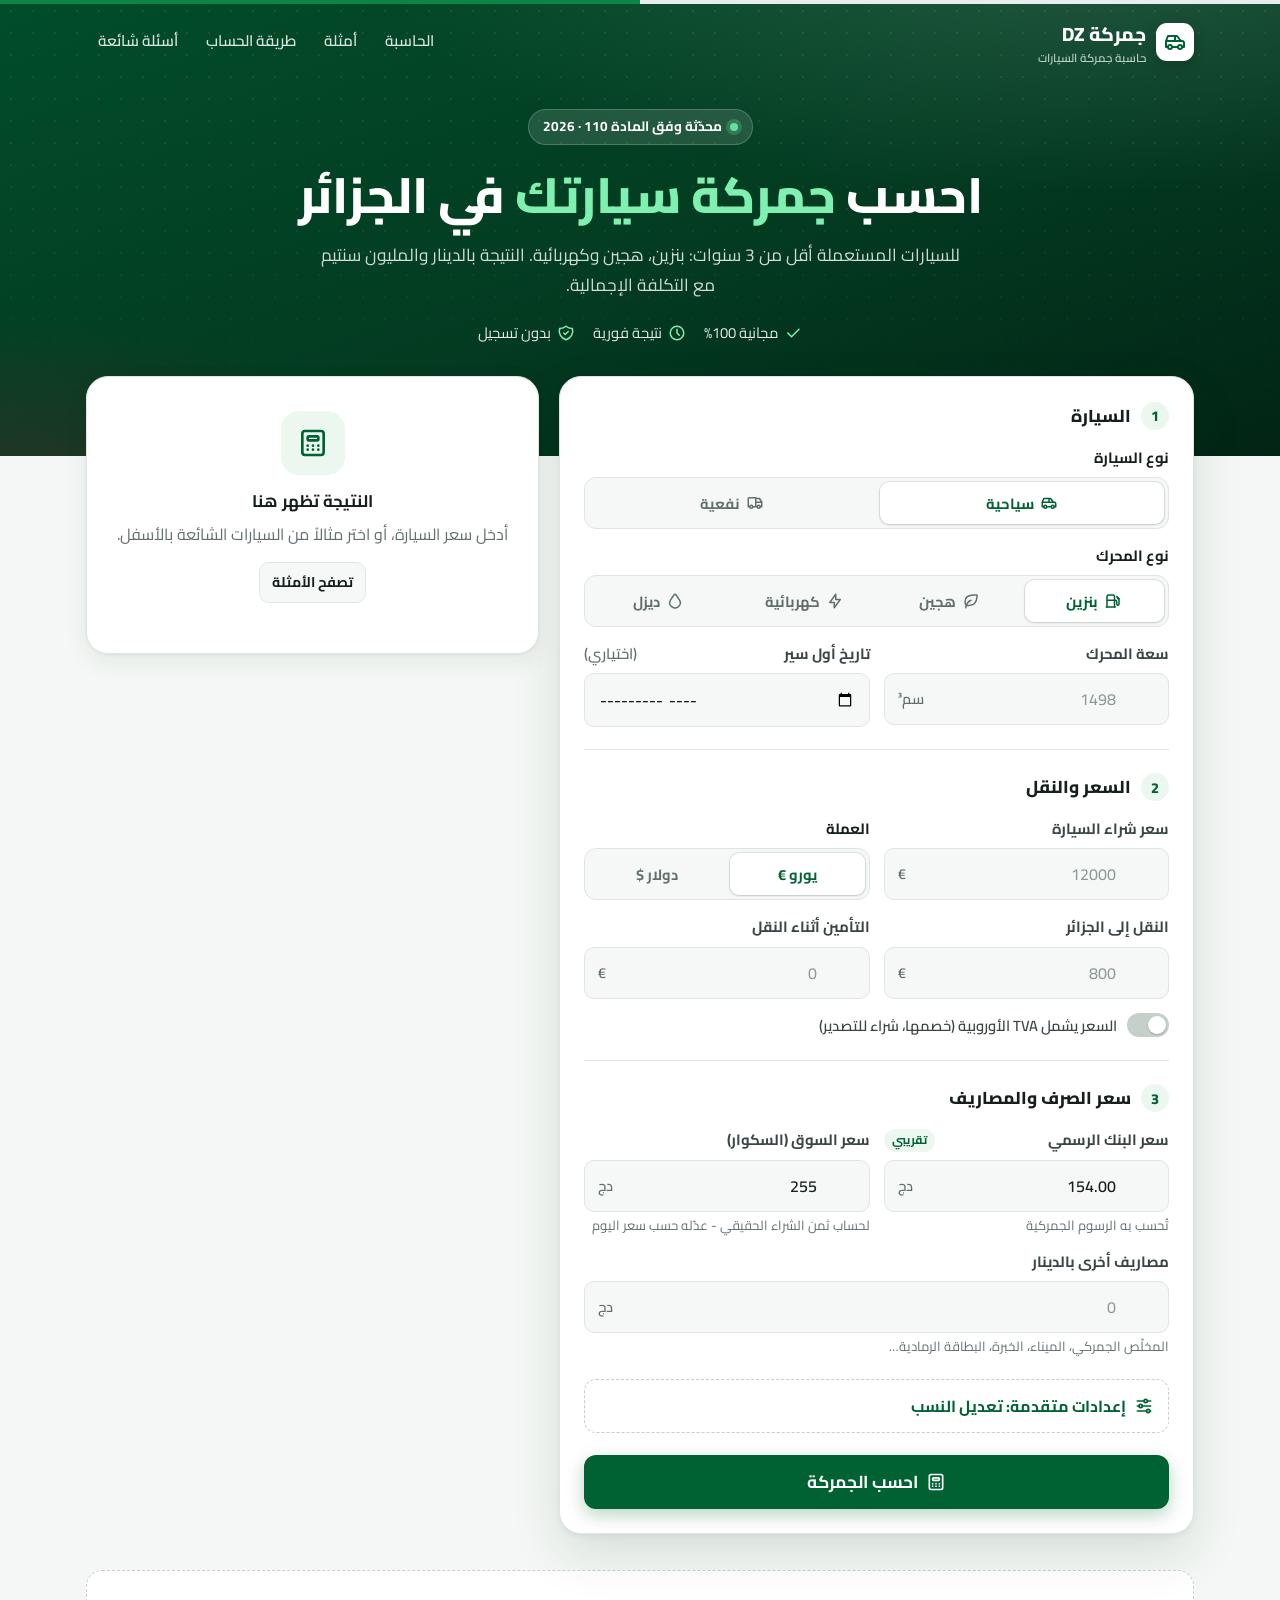
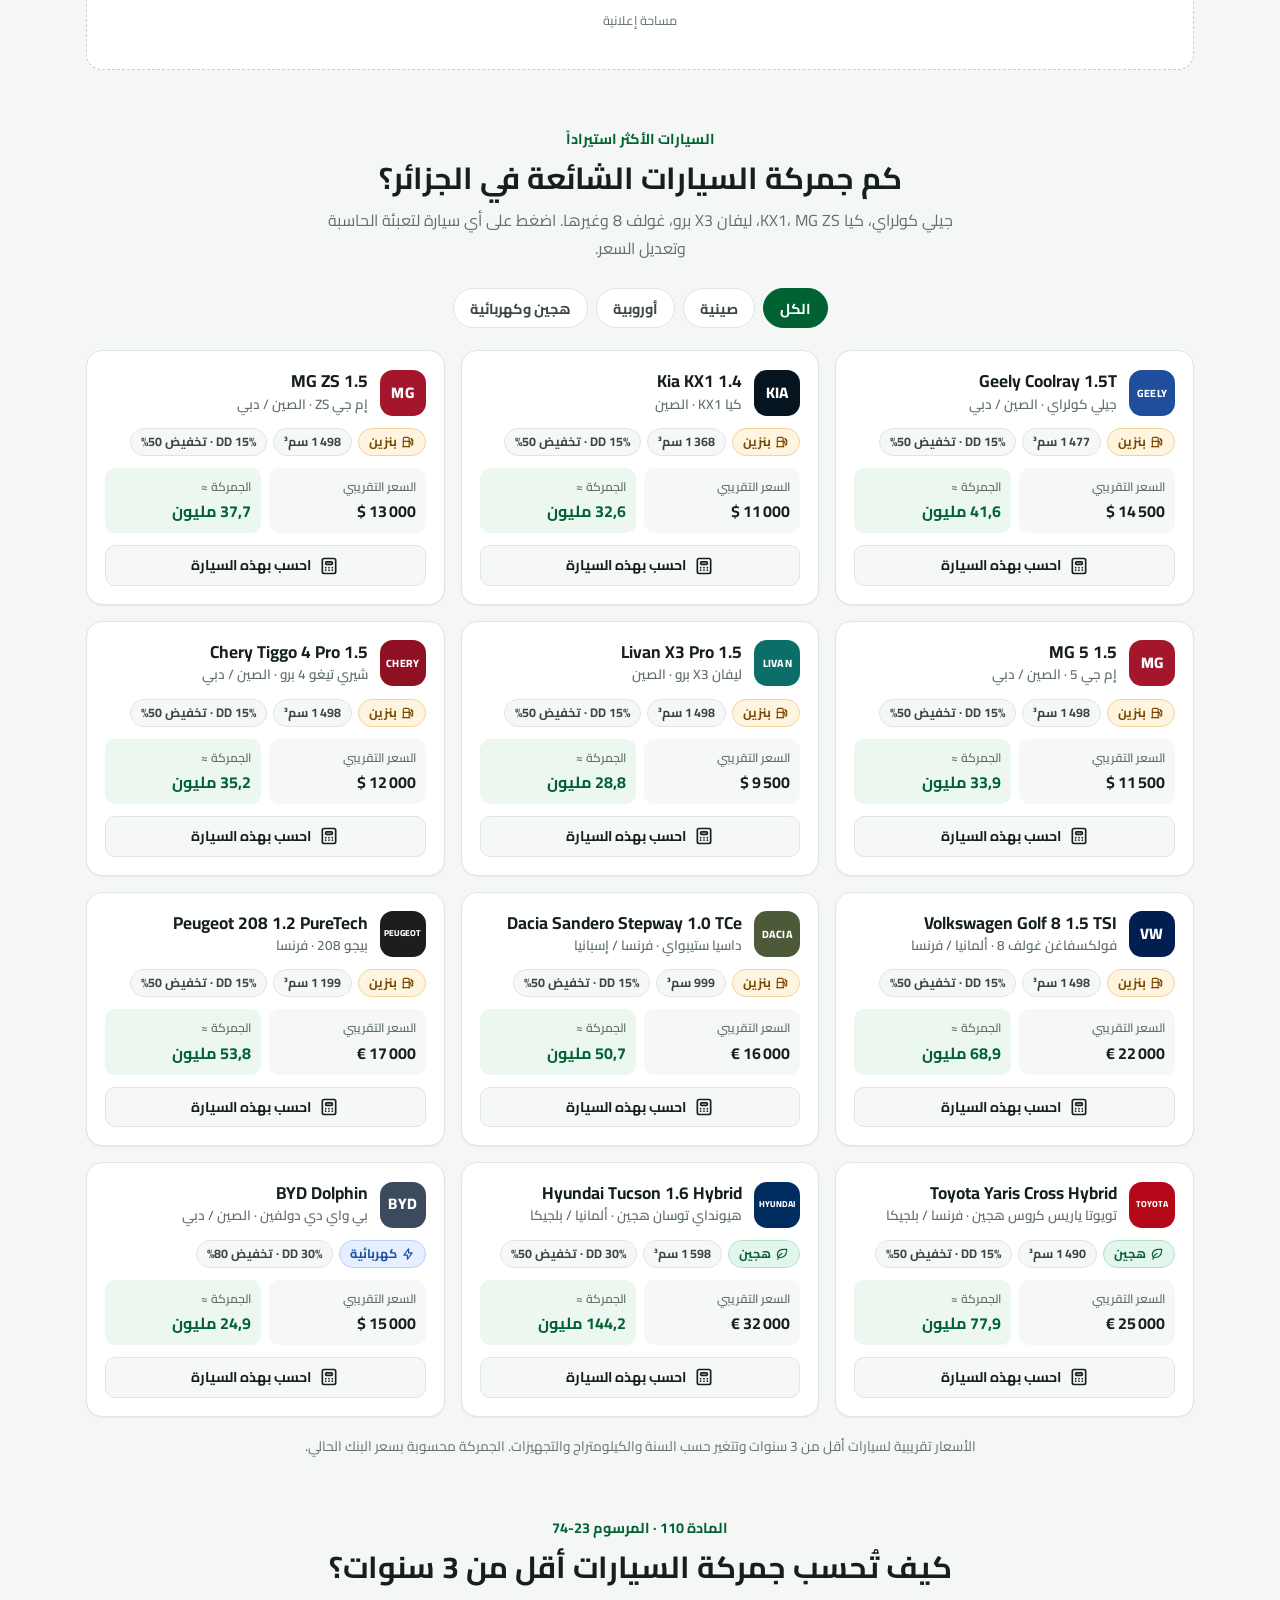
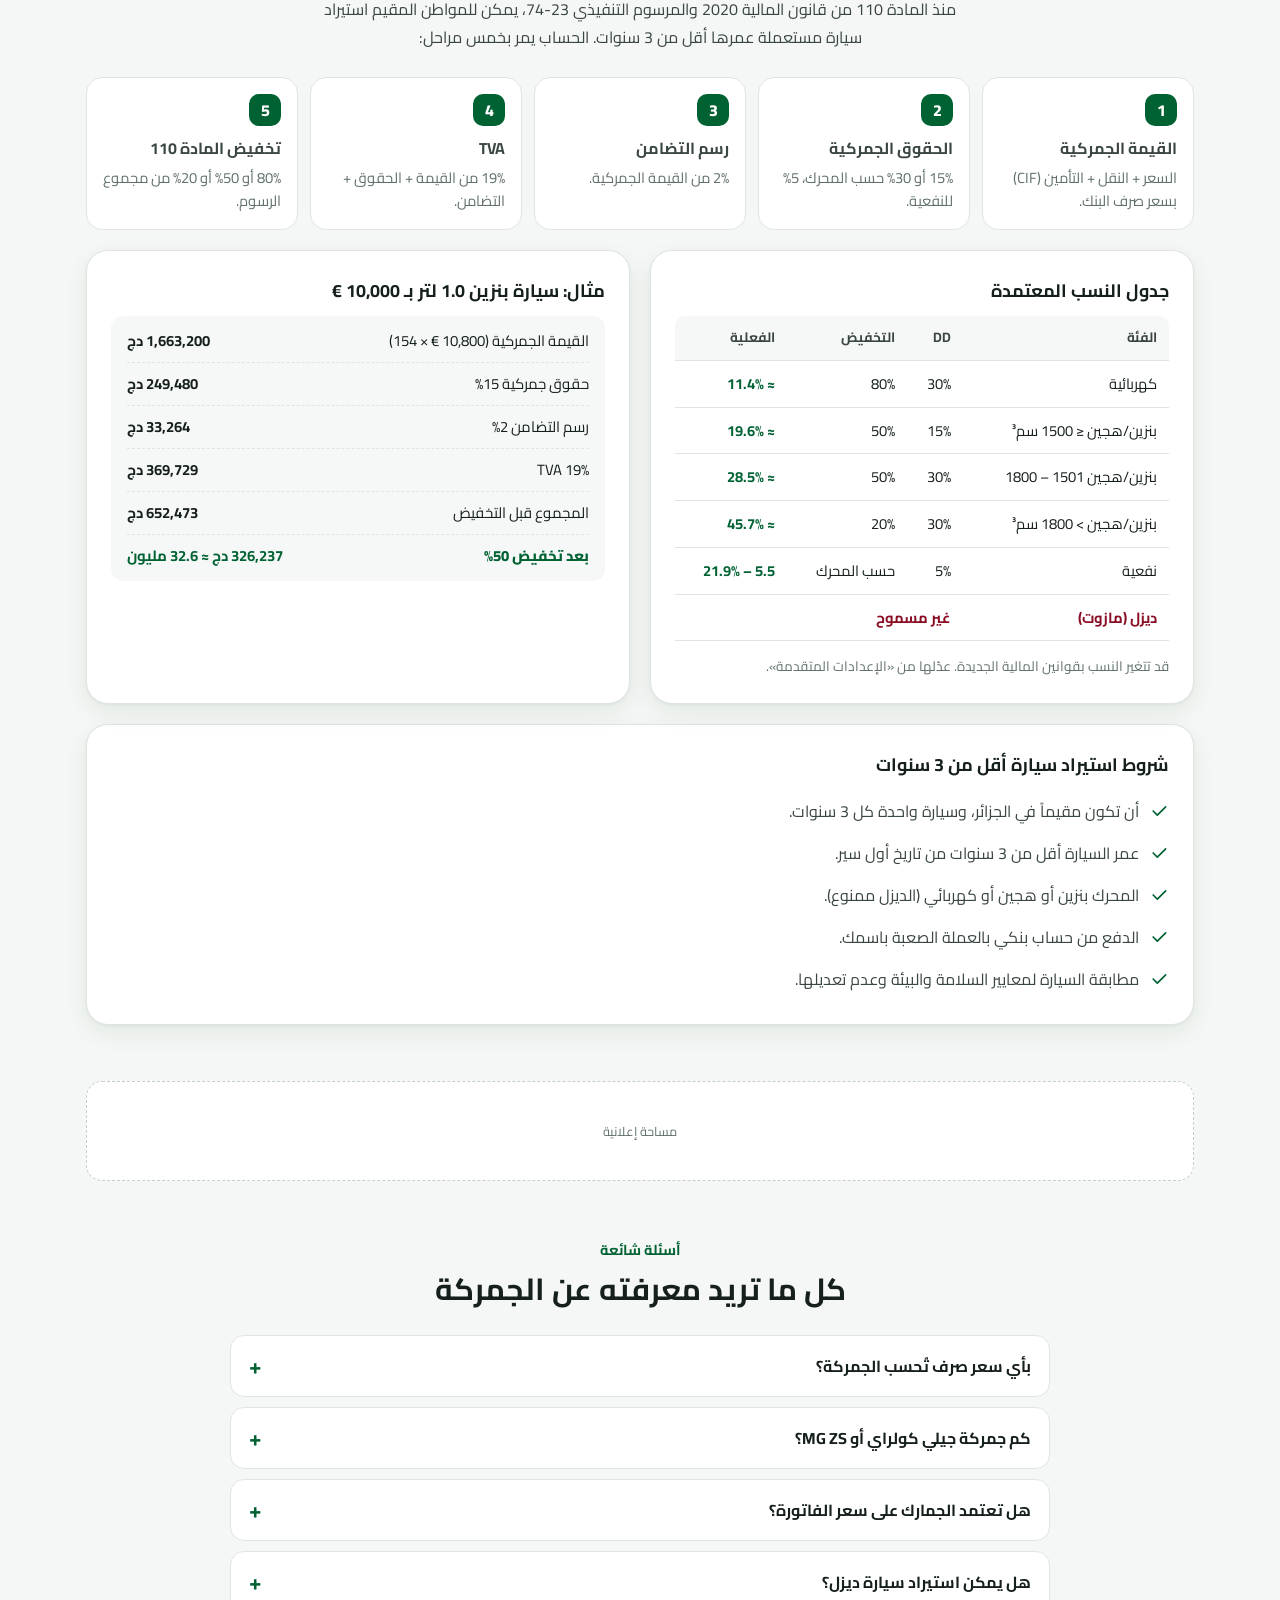
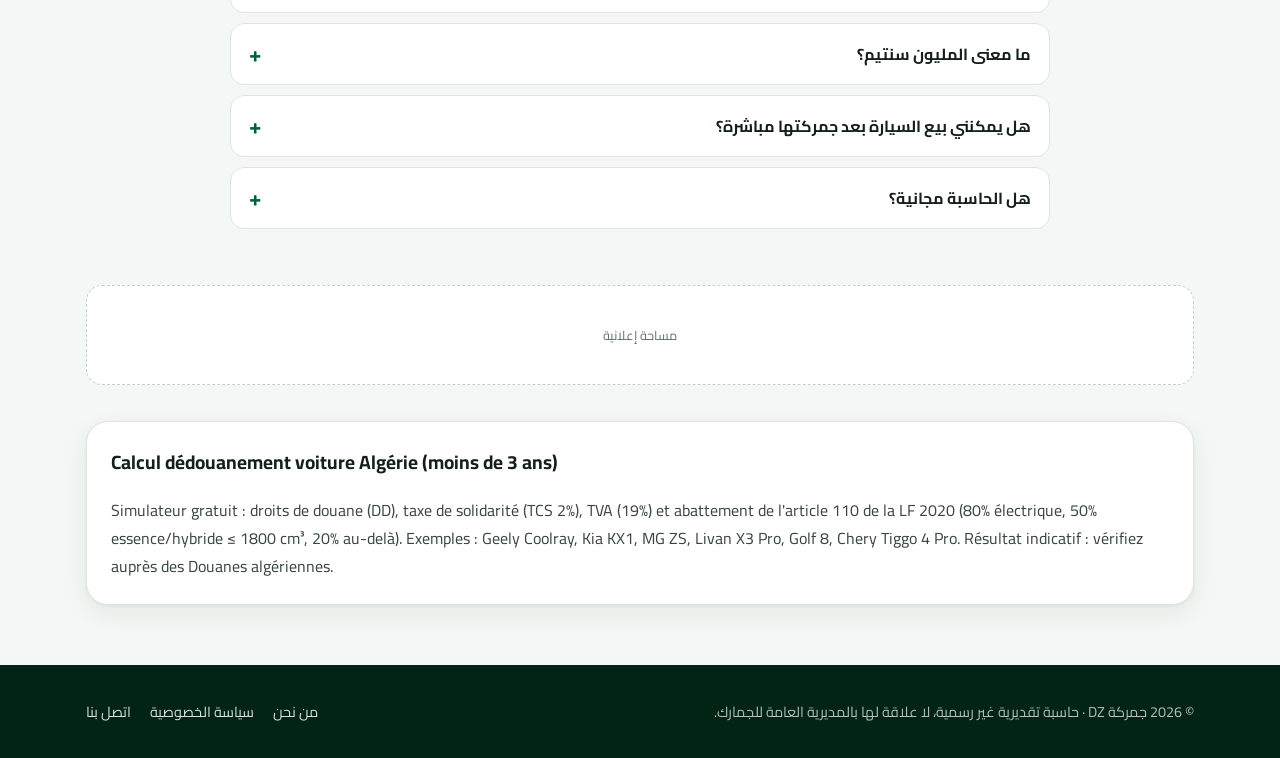
<file: index.html>
<!doctype html>
<html lang="ar" dir="rtl">
<head>
  <!-- Google tag (Google Analytics) -->
  <script async src="https://www.googletagmanager.com/gtm.js?id=GTM-K66MZVVH"></script>
  <script>
    window.dataLayer = window.dataLayer || [];
    function gtag(){dataLayer.push(arguments);}
    gtag('js', new Date());
  </script>
  <meta charset="utf-8">
  <meta name="viewport" content="width=device-width, initial-scale=1">
  <title>حاسبة جمركة السيارات في الجزائر 2026 | حساب الجمركة أقل من 3 سنوات</title>
  <meta name="description" content="احسب جمركة سيارتك في الجزائر مجاناً: جيلي كولراي، كيا KX1، MG ZS، ليفان، غولف 8 وغيرها. السيارات المستعملة أقل من 3 سنوات (المادة 110)، بنزين، هجين وكهربائية، بالدينار والمليون سنتيم.">
  <meta name="keywords" content="جمركة السيارات, حساب جمركة السيارات, جمركة السيارات اقل من 3 سنوات, جمركة جيلي كولراي, جمركة MG ZS, جمركة ليفان, جمركة غولف 8, dédouanement voiture Algérie, calcul dédouanement, المادة 110">
  <link rel="canonical" href="https://mahiaoui-younes.github.io/algeria-car-customs-calculator/">
  <meta name="theme-color" content="#014d29">
  <meta name="google-site-verification" content="kSYwu75xN3wMJzt5tm8IPniioE537l6HCe71vZjQBo0">
  <link rel="icon" href="favicon.svg" type="image/svg+xml">

  <meta property="og:type" content="website">
  <meta property="og:locale" content="ar_DZ">
  <meta property="og:title" content="حاسبة جمركة السيارات في الجزائر 2026">
  <meta property="og:description" content="احسب جمركة سيارتك والتكلفة الإجمالية بالمليون سنتيم في ثوانٍ - مجاناً.">
  <meta property="og:url" content="https://mahiaoui-younes.github.io/algeria-car-customs-calculator/">

  <link rel="preconnect" href="https://fonts.googleapis.com">
  <link rel="preconnect" href="https://fonts.gstatic.com" crossorigin>
  <link href="https://fonts.googleapis.com/css2?family=Cairo:wght@400;600;700;800&display=swap" rel="stylesheet">
  <link rel="stylesheet" href="assets/style.css">

  <!-- ===== Google AdSense: بعد قبول موقعك الصق السطر هنا (غيّر ca-pub-XXXX) =====
  <script async src="https://pagead2.googlesyndication.com/pagead/js/adsbygoogle.js?client=ca-pub-XXXXXXXXXXXXXXXX" crossorigin="anonymous"></script>
  ============================================================================ -->

  <script type="application/ld+json">
  {
    "@context": "https://schema.org",
    "@type": "WebApplication",
    "name": "حاسبة جمركة السيارات في الجزائر",
    "url": "https://mahiaoui-younes.github.io/algeria-car-customs-calculator/",
    "applicationCategory": "FinanceApplication",
    "operatingSystem": "All",
    "inLanguage": "ar",
    "offers": { "@type": "Offer", "price": "0", "priceCurrency": "DZD" }
  }
  </script>
  <script type="application/ld+json">
  {
    "@context": "https://schema.org",
    "@type": "FAQPage",
    "mainEntity": [
      { "@type": "Question", "name": "كيف تُحسب جمركة السيارات أقل من 3 سنوات في الجزائر؟",
        "acceptedAnswer": { "@type": "Answer", "text": "تُحسب القيمة الجمركية (سعر السيارة + النقل + التأمين) بالدينار حسب سعر صرف البنك، ثم تُضاف الحقوق الجمركية ورسم التضامن 2% والرسم على القيمة المضافة 19%، ثم يُطبّق تخفيض المادة 110: 80% للكهربائية، 50% للبنزين والهجين حتى 1800 سم³، و20% لما فوق ذلك." } },
      { "@type": "Question", "name": "كم جمركة جيلي كولراي في الجزائر؟",
        "acceptedAnswer": { "@type": "Answer", "text": "جيلي كولراي 1.5T (1477 سم³) بنزين تدخل في فئة الحقوق الجمركية 15% مع تخفيض 50%، أي حوالي 19.6% من القيمة الجمركية. استعمل الحاسبة لإدخال السعر الحقيقي." } },
      { "@type": "Question", "name": "هل يمكن استيراد سيارة ديزل أقل من 3 سنوات؟",
        "acceptedAnswer": { "@type": "Answer", "text": "لا، السيارات المستعملة بمحرك ديزل (مازوت) غير مسموح باستيرادها في إطار المادة 110. المسموح: بنزين، هجين، كهربائية." } },
      { "@type": "Question", "name": "بأي سعر صرف تُحسب الجمركة؟",
        "acceptedAnswer": { "@type": "Answer", "text": "تُحسب الرسوم الجمركية بسعر الصرف الرسمي لبنك الجزائر يوم التصريح، وليس بسعر السوق الموازية." } }
    ]
  }
  </script>
</head>
<body>

<!-- أيقونات -->
<svg width="0" height="0" style="position:absolute" aria-hidden="true">
  <symbol id="i-car" viewBox="0 0 24 24"><path d="M7 17m-2 0a2 2 0 1 0 4 0a2 2 0 1 0 -4 0"/><path d="M17 17m-2 0a2 2 0 1 0 4 0a2 2 0 1 0 -4 0"/><path d="M5 17h-2v-6l2 -5h9l4 5h1a2 2 0 0 1 2 2v4h-2m-4 0h-6m-6 -6h15m-6 0v-5"/></symbol>
  <symbol id="i-truck" viewBox="0 0 24 24"><path d="M7 17m-2 0a2 2 0 1 0 4 0a2 2 0 1 0 -4 0"/><path d="M17 17m-2 0a2 2 0 1 0 4 0a2 2 0 1 0 -4 0"/><path d="M5 17h-2v-11a1 1 0 0 1 1 -1h9v12m-4 0h6m4 0h2v-6h-8m0 -5h5l3 5"/></symbol>
  <symbol id="i-gas" viewBox="0 0 24 24"><path d="M14 11h1a2 2 0 0 1 2 2v3a1.5 1.5 0 0 0 3 0v-7l-3 -3"/><path d="M4 20v-14a2 2 0 0 1 2 -2h6a2 2 0 0 1 2 2v14"/><path d="M3 20l12 0"/><path d="M18 7v1a1 1 0 0 0 1 1h1"/><path d="M4 11l10 0"/></symbol>
  <symbol id="i-leaf" viewBox="0 0 24 24"><path d="M5 21c.5 -4.5 2.5 -8 7 -10"/><path d="M9 18c6.218 0 10.5 -3.288 11 -12v-2h-4.014c-9 0 -11.986 4 -12 9c0 1 0 3 2 5h3z"/></symbol>
  <symbol id="i-bolt" viewBox="0 0 24 24"><path d="M13 3l0 7l6 0l-8 11l0 -7l-6 0l8 -11"/></symbol>
  <symbol id="i-drop" viewBox="0 0 24 24"><path d="M7.502 19.423c2.602 2.105 6.395 2.105 8.996 0c2.602 -2.105 3.262 -5.708 1.566 -8.546l-4.89 -7.26c-.42 -.625 -1.287 -.803 -1.936 -.397a1.376 1.376 0 0 0 -.41 .397l-4.893 7.26c-1.695 2.838 -1.035 6.441 1.567 8.546z"/></symbol>
  <symbol id="i-check" viewBox="0 0 24 24"><path d="M5 12l5 5l10 -10"/></symbol>
  <symbol id="i-alert" viewBox="0 0 24 24"><path d="M12 9v4"/><path d="M10.363 3.591l-8.106 13.534a1.914 1.914 0 0 0 1.636 2.871h16.214a1.914 1.914 0 0 0 1.636 -2.87l-8.106 -13.536a1.914 1.914 0 0 0 -3.274 0z"/><path d="M12 16h.01"/></symbol>
  <symbol id="i-ban" viewBox="0 0 24 24"><path d="M12 12m-9 0a9 9 0 1 0 18 0a9 9 0 1 0 -18 0"/><path d="M5.7 5.7l12.6 12.6"/></symbol>
  <symbol id="i-calc" viewBox="0 0 24 24"><path d="M4 3m0 2a2 2 0 0 1 2 -2h12a2 2 0 0 1 2 2v14a2 2 0 0 1 -2 2h-12a2 2 0 0 1 -2 -2z"/><path d="M8 7m0 1a1 1 0 0 1 1 -1h6a1 1 0 0 1 1 1v1a1 1 0 0 1 -1 1h-6a1 1 0 0 1 -1 -1z"/><path d="M8 14l0 .01"/><path d="M12 14l0 .01"/><path d="M16 14l0 .01"/><path d="M8 17l0 .01"/><path d="M12 17l0 .01"/><path d="M16 17l0 .01"/></symbol>
  <symbol id="i-bolt-fast" viewBox="0 0 24 24"><path d="M12 12m-9 0a9 9 0 1 0 18 0a9 9 0 1 0 -18 0"/><path d="M12 7v5l3 3"/></symbol>
  <symbol id="i-shield" viewBox="0 0 24 24"><path d="M12 3a12 12 0 0 0 8.5 3a12 12 0 0 1 -8.5 15a12 12 0 0 1 -8.5 -15a12 12 0 0 0 8.5 -3"/><path d="M9 12l2 2l4 -4"/></symbol>
  <symbol id="i-settings" viewBox="0 0 24 24"><path d="M4 6l8 0"/><path d="M16 6l4 0"/><path d="M14 6m-2 0a2 2 0 1 0 4 0a2 2 0 1 0 -4 0"/><path d="M4 12l2 0"/><path d="M10 12l10 0"/><path d="M8 12m-2 0a2 2 0 1 0 4 0a2 2 0 1 0 -4 0"/><path d="M4 18l11 0"/><path d="M19 18l1 0"/><path d="M17 18m-2 0a2 2 0 1 0 4 0a2 2 0 1 0 -4 0"/></symbol>
  <symbol id="i-share" viewBox="0 0 24 24"><path d="M6 12m-3 0a3 3 0 1 0 6 0a3 3 0 1 0 -6 0"/><path d="M18 6m-3 0a3 3 0 1 0 6 0a3 3 0 1 0 -6 0"/><path d="M18 18m-3 0a3 3 0 1 0 6 0a3 3 0 1 0 -6 0"/><path d="M8.7 10.7l6.6 -3.4"/><path d="M8.7 13.3l6.6 3.4"/></symbol>
  <symbol id="i-copy" viewBox="0 0 24 24"><path d="M7 7m0 2.667a2.667 2.667 0 0 1 2.667 -2.667h8.666a2.667 2.667 0 0 1 2.667 2.667v8.666a2.667 2.667 0 0 1 -2.667 2.667h-8.666a2.667 2.667 0 0 1 -2.667 -2.667z"/><path d="M4.012 16.737a2.005 2.005 0 0 1 -1.012 -1.737v-10c0 -1.1 .9 -2 2 -2h10c.75 0 1.158 .385 1.5 1"/></symbol>
</svg>

<div class="hero-wrap">
  <header class="site-header">
    <div class="container">
      <a class="logo" href="./">
        <span class="logo-mark"><svg class="i"><use href="#i-car"/></svg></span>
        <span>جمركة DZ<small>حاسبة جمركة السيارات</small></span>
      </a>
      <nav>
        <a href="#calc">الحاسبة</a>
        <a href="#examples">أمثلة</a>
        <a href="#guide">طريقة الحساب</a>
        <a href="#faq">أسئلة شائعة</a>
      </nav>
    </div>
  </header>

  <section class="hero container">
    <span class="kicker"><span class="dot"></span>محدّثة وفق المادة 110 · 2026</span>
    <h1>احسب <span class="hl">جمركة سيارتك</span> في الجزائر</h1>
    <p class="lead">للسيارات المستعملة أقل من 3 سنوات: بنزين، هجين وكهربائية. النتيجة بالدينار والمليون سنتيم مع التكلفة الإجمالية.</p>
    <div class="badges">
      <span><svg class="i"><use href="#i-check"/></svg>مجانية 100%</span>
      <span><svg class="i"><use href="#i-bolt-fast"/></svg>نتيجة فورية</span>
      <span><svg class="i"><use href="#i-shield"/></svg>بدون تسجيل</span>
    </div>
  </section>
</div>

<main class="container">

  <div class="calc-layout" id="calc">
    <!-- ===== النموذج ===== -->
    <form class="card calc-card" id="calcForm" novalidate>

      <div class="form-step">
        <h2 class="step-title"><span class="step-num">1</span>السيارة</h2>
        <div class="grid">
          <div class="field full">
            <span class="lbl" style="display:block;font-weight:700;font-size:.93rem;margin-bottom:6px">نوع السيارة</span>
            <div class="seg" role="radiogroup" aria-label="نوع السيارة">
              <label><input type="radio" name="vehicleType" value="tourism" checked><span><svg class="i"><use href="#i-car"/></svg>سياحية</span></label>
              <label><input type="radio" name="vehicleType" value="utility"><span><svg class="i"><use href="#i-truck"/></svg>نفعية</span></label>
            </div>
          </div>
          <div class="field full">
            <span class="lbl" style="display:block;font-weight:700;font-size:.93rem;margin-bottom:6px">نوع المحرك</span>
            <div class="seg wrap4" role="radiogroup" aria-label="نوع المحرك">
              <label><input type="radio" name="fuel" value="petrol" checked><span><svg class="i"><use href="#i-gas"/></svg>بنزين</span></label>
              <label><input type="radio" name="fuel" value="hybrid"><span><svg class="i"><use href="#i-leaf"/></svg>هجين</span></label>
              <label><input type="radio" name="fuel" value="electric"><span><svg class="i"><use href="#i-bolt"/></svg>كهربائية</span></label>
              <label><input type="radio" name="fuel" value="diesel"><span><svg class="i"><use href="#i-drop"/></svg>ديزل</span></label>
            </div>
          </div>
          <div class="field" id="ccRow">
            <label class="lbl" for="cc">سعة المحرك</label>
            <div class="input-wrap">
              <input id="cc" type="number" inputmode="numeric" min="0" step="1" placeholder="1498">
              <span class="unit">سم³</span>
            </div>
          </div>
          <div class="field">
            <label class="lbl" for="firstReg">تاريخ أول سير <span style="font-weight:600;color:var(--muted)">(اختياري)</span></label>
            <input id="firstReg" type="month">
          </div>
        </div>
      </div>

      <div class="form-step">
        <h2 class="step-title"><span class="step-num">2</span>السعر والنقل</h2>
        <div class="grid">
          <div class="field">
            <label class="lbl" for="price">سعر شراء السيارة</label>
            <div class="input-wrap">
              <input id="price" type="number" inputmode="decimal" min="0" placeholder="12000">
              <span class="unit cur-label">€</span>
            </div>
          </div>
          <div class="field">
            <span class="lbl" style="display:block;font-weight:700;font-size:.93rem;margin-bottom:6px">العملة</span>
            <div class="seg" role="radiogroup" aria-label="العملة">
              <label><input type="radio" name="currency" value="EUR" checked><span>يورو €</span></label>
              <label><input type="radio" name="currency" value="USD"><span>دولار $</span></label>
            </div>
          </div>
          <div class="field">
            <label class="lbl" for="shipping">النقل إلى الجزائر</label>
            <div class="input-wrap">
              <input id="shipping" type="number" inputmode="decimal" min="0" placeholder="800">
              <span class="unit cur-label">€</span>
            </div>
          </div>
          <div class="field">
            <label class="lbl" for="insurance">التأمين أثناء النقل</label>
            <div class="input-wrap">
              <input id="insurance" type="number" inputmode="decimal" min="0" placeholder="0">
              <span class="unit cur-label">€</span>
            </div>
          </div>
          <div class="field full">
            <label class="switch">
              <input id="removeVat" type="checkbox">
              <span class="track"></span>
              <span>السعر يشمل TVA الأوروبية (خصمها، شراء للتصدير)</span>
            </label>
            <div class="input-wrap" id="vatRow" style="margin-top:8px;max-width:180px" hidden>
              <input id="foreignVat" type="number" inputmode="decimal" min="0" value="20" aria-label="نسبة TVA الأوروبية">
              <span class="unit">%</span>
            </div>
          </div>
        </div>
      </div>

      <div class="form-step">
        <h2 class="step-title"><span class="step-num">3</span>سعر الصرف والمصاريف</h2>
        <div class="grid">
          <div class="field">
            <label class="lbl" for="officialRate">سعر البنك الرسمي <span class="rate-status" id="rateStatus">جاري التحديث…</span></label>
            <div class="input-wrap">
              <input id="officialRate" type="number" inputmode="decimal" min="0" step="0.01">
              <span class="unit">دج</span>
            </div>
            <small>تُحسب به الرسوم الجمركية</small>
          </div>
          <div class="field">
            <label class="lbl" for="parallelRate">سعر السوق (السكوار)</label>
            <div class="input-wrap">
              <input id="parallelRate" type="number" inputmode="decimal" min="0" step="0.01">
              <span class="unit">دج</span>
            </div>
            <small>لحساب ثمن الشراء الحقيقي - عدّله حسب سعر اليوم</small>
          </div>
          <div class="field full">
            <label class="lbl" for="otherFees">مصاريف أخرى بالدينار</label>
            <div class="input-wrap">
              <input id="otherFees" type="number" inputmode="decimal" min="0" placeholder="0">
              <span class="unit">دج</span>
            </div>
            <small>المخلّص الجمركي، الميناء، الخبرة، البطاقة الرمادية…</small>
          </div>
        </div>
      </div>

      <details class="adv">
        <summary><svg class="i"><use href="#i-settings"/></svg>إعدادات متقدمة: تعديل النسب</summary>
        <div class="grid">
          <div class="field"><label for="adv_ddSmall">DD بنزين/هجين صغير %</label><input id="adv_ddSmall" type="number" min="0" step="0.1"></div>
          <div class="field"><label for="adv_ddLarge">DD بنزين/هجين كبير %</label><input id="adv_ddLarge" type="number" min="0" step="0.1"></div>
          <div class="field"><label for="adv_ccThreshold">حد السعة لـ DD (سم³)</label><input id="adv_ccThreshold" type="number" min="0"></div>
          <div class="field"><label for="adv_ddElectric">DD كهربائية %</label><input id="adv_ddElectric" type="number" min="0" step="0.1"></div>
          <div class="field"><label for="adv_ddUtility">DD نفعية %</label><input id="adv_ddUtility" type="number" min="0" step="0.1"></div>
          <div class="field"><label for="adv_tcs">رسم التضامن %</label><input id="adv_tcs" type="number" min="0" step="0.1"></div>
          <div class="field"><label for="adv_tva">TVA %</label><input id="adv_tva" type="number" min="0" step="0.1"></div>
          <div class="field"><label for="adv_reductionElectric">تخفيض الكهربائية %</label><input id="adv_reductionElectric" type="number" min="0" max="100"></div>
          <div class="field"><label for="adv_reductionSmall">تخفيض ≤ الحد %</label><input id="adv_reductionSmall" type="number" min="0" max="100"></div>
          <div class="field"><label for="adv_reductionLarge">تخفيض > الحد %</label><input id="adv_reductionLarge" type="number" min="0" max="100"></div>
          <div class="field"><label for="adv_reductionCc">حد السعة للتخفيض (سم³)</label><input id="adv_reductionCc" type="number" min="0"></div>
          <div class="field"><label>&nbsp;</label><button type="button" class="btn btn-ghost btn-sm" id="resetAdv">النسب الافتراضية</button></div>
        </div>
      </details>

      <div id="warnings"></div>
      <button type="submit" class="btn btn-block"><svg class="i"><use href="#i-calc"/></svg>احسب الجمركة</button>
    </form>

    <!-- ===== النتيجة ===== -->
    <aside class="card result-panel" id="result" aria-live="polite">
      <div id="emptyState" class="empty-state">
        <div class="ico"><svg class="i"><use href="#i-calc"/></svg></div>
        <strong>النتيجة تظهر هنا</strong>
        أدخل سعر السيارة، أو اختر مثالاً من السيارات الشائعة بالأسفل.
        <p style="margin-top:14px"><a class="btn btn-ghost btn-sm" href="#examples">تصفح الأمثلة</a></p>
      </div>

      <div id="resultContent" hidden>
        <div class="result-head">
          <div class="label">الرسوم الجمركية المقدّرة</div>
          <div class="big"><span id="r_taxes_m">0</span> <small>مليون سنتيم</small></div>
          <div class="sub" id="r_taxes"></div>
          <span class="rate-pill">نسبة فعلية <span id="r_effective"></span> من القيمة الجمركية</span>
        </div>
        <div class="result-body">
          <div class="total-box">
            <span class="label">التكلفة الإجمالية للسيارة</span>
            <span class="val"><span id="r_total_m"></span><small id="r_total"></small></span>
          </div>

          <div class="bar" id="r_bar"></div>
          <div class="legend">
            <span><b class="c-car"></b>ثمن السيارة</span>
            <span><b class="c-dd"></b>حقوق جمركية</span>
            <span><b class="c-tcs"></b>تضامن</span>
            <span><b class="c-tva"></b>TVA</span>
            <span><b class="c-fees"></b>مصاريف</span>
          </div>

          <div class="table-scroll">
            <table class="breakdown"><tbody id="r_table"></tbody></table>
          </div>

          <div class="share">
            <button type="button" class="btn btn-wa btn-sm" id="waBtn"><svg class="i"><use href="#i-share"/></svg>واتساب</button>
            <button type="button" class="btn btn-fb btn-sm" id="fbBtn"><svg class="i"><use href="#i-share"/></svg>فيسبوك</button>
            <button type="button" class="btn btn-ghost btn-sm" id="copyBtn"><svg class="i"><use href="#i-copy"/></svg><span>نسخ النتيجة</span></button>
          </div>

          <p class="disclaimer">النتيجة تقديرية لأغراض إعلامية. المبلغ النهائي تحدده الجمارك الجزائرية (قد تعتمد قيمة الأرغوس بدل سعر الفاتورة).</p>
        </div>
      </div>
    </aside>
  </div>

  <div class="ad-slot" id="ad-top"><!-- الصق كود وحدة AdSense هنا --></div>

  <!-- ===== أمثلة ===== -->
  <section class="section" id="examples">
    <div class="section-head">
      <span class="eyebrow">السيارات الأكثر استيراداً</span>
      <h2>كم جمركة السيارات الشائعة في الجزائر؟</h2>
      <p>جيلي كولراي، كيا KX1، MG ZS، ليفان X3 برو، غولف 8 وغيرها. اضغط على أي سيارة لتعبئة الحاسبة وتعديل السعر.</p>
    </div>
    <div class="chips" id="exFilters">
      <button type="button" class="chip active" data-f="all">الكل</button>
      <button type="button" class="chip" data-f="china">صينية</button>
      <button type="button" class="chip" data-f="europe">أوروبية</button>
      <button type="button" class="chip" data-f="green">هجين وكهربائية</button>
    </div>
    <div class="examples" id="exGrid"></div>
    <p class="ex-note">الأسعار تقريبية لسيارات أقل من 3 سنوات وتتغير حسب السنة والكيلومتراج والتجهيزات. الجمركة محسوبة بسعر البنك الحالي.</p>
  </section>

  <!-- ===== طريقة الحساب ===== -->
  <section class="section content" id="guide">
    <div class="section-head">
      <span class="eyebrow">المادة 110 · المرسوم 23-74</span>
      <h2>كيف تُحسب جمركة السيارات أقل من 3 سنوات؟</h2>
      <p>منذ المادة 110 من قانون المالية 2020 والمرسوم التنفيذي 23-74، يمكن للمواطن المقيم استيراد سيارة مستعملة عمرها أقل من 3 سنوات. الحساب يمر بخمس مراحل:</p>
    </div>

    <ol class="steps">
      <li><strong>القيمة الجمركية</strong><p>السعر + النقل + التأمين (CIF) بسعر صرف البنك.</p></li>
      <li><strong>الحقوق الجمركية</strong><p>15% أو 30% حسب المحرك، 5% للنفعية.</p></li>
      <li><strong>رسم التضامن</strong><p>2% من القيمة الجمركية.</p></li>
      <li><strong>TVA</strong><p>19% من القيمة + الحقوق + التضامن.</p></li>
      <li><strong>تخفيض المادة 110</strong><p>80% أو 50% أو 20% من مجموع الرسوم.</p></li>
    </ol>

    <div class="two-col">
      <div class="card">
        <h3>جدول النسب المعتمدة</h3>
        <div class="table-scroll">
          <table class="rates">
            <thead><tr><th>الفئة</th><th>DD</th><th>التخفيض</th><th>الفعلية</th></tr></thead>
            <tbody>
              <tr><td>كهربائية</td><td>30%</td><td>80%</td><td><strong>≈ 11.4%</strong></td></tr>
              <tr><td>بنزين/هجين ≤ 1500 سم³</td><td>15%</td><td>50%</td><td><strong>≈ 19.6%</strong></td></tr>
              <tr><td>بنزين/هجين 1501 – 1800</td><td>30%</td><td>50%</td><td><strong>≈ 28.5%</strong></td></tr>
              <tr><td>بنزين/هجين &gt; 1800 سم³</td><td>30%</td><td>20%</td><td><strong>≈ 45.7%</strong></td></tr>
              <tr><td>نفعية</td><td>5%</td><td>حسب المحرك</td><td><strong>5.5 – 21.9%</strong></td></tr>
              <tr class="no"><td>ديزل (مازوت)</td><td colspan="3">غير مسموح</td></tr>
            </tbody>
          </table>
        </div>
        <p style="font-size:.85rem;color:var(--muted);margin-bottom:0">قد تتغير النسب بقوانين المالية الجديدة. عدّلها من «الإعدادات المتقدمة».</p>
      </div>

      <div class="card">
        <h3>مثال: سيارة بنزين 1.0 لتر بـ 10,000 €</h3>
        <div class="example-calc">
          <div><span>القيمة الجمركية (10,800 € × 154)</span><span>1,663,200 دج</span></div>
          <div><span>حقوق جمركية 15%</span><span>249,480 دج</span></div>
          <div><span>رسم التضامن 2%</span><span>33,264 دج</span></div>
          <div><span>TVA 19%</span><span>369,729 دج</span></div>
          <div><span>المجموع قبل التخفيض</span><span>652,473 دج</span></div>
          <div><span>بعد تخفيض 50%</span><span>326,237 دج ≈ 32.6 مليون</span></div>
        </div>
      </div>
    </div>

    <div class="card" style="margin-top:20px">
      <h3>شروط استيراد سيارة أقل من 3 سنوات</h3>
      <ul class="checklist">
        <li><svg class="i"><use href="#i-check"/></svg>أن تكون مقيماً في الجزائر، وسيارة واحدة كل 3 سنوات.</li>
        <li><svg class="i"><use href="#i-check"/></svg>عمر السيارة أقل من 3 سنوات من تاريخ أول سير.</li>
        <li><svg class="i"><use href="#i-check"/></svg>المحرك بنزين أو هجين أو كهربائي (الديزل ممنوع).</li>
        <li><svg class="i"><use href="#i-check"/></svg>الدفع من حساب بنكي بالعملة الصعبة باسمك.</li>
        <li><svg class="i"><use href="#i-check"/></svg>مطابقة السيارة لمعايير السلامة والبيئة وعدم تعديلها.</li>
      </ul>
    </div>
  </section>

  <div class="ad-slot" id="ad-middle"><!-- الصق كود وحدة AdSense هنا --></div>

  <!-- ===== أسئلة شائعة ===== -->
  <section class="section" id="faq">
    <div class="section-head">
      <span class="eyebrow">أسئلة شائعة</span>
      <h2>كل ما تريد معرفته عن الجمركة</h2>
    </div>
    <div class="faq">
      <details><summary>بأي سعر صرف تُحسب الجمركة؟</summary><p>بسعر الصرف الرسمي لبنك الجزائر يوم التصريح الجمركي. أما شراء اليورو أو الدولار فعادة يكون بسعر السوق الموازية، لذلك تعرض الحاسبة السعرين.</p></details>
      <details><summary>كم جمركة جيلي كولراي أو MG ZS؟</summary><p>هذه السيارات بمحرك 1.5 لتر (أقل من 1500 سم³) تدخل في فئة 15% مع تخفيض 50%، أي حوالي 19.6% من القيمة الجمركية. اختر السيارة من قسم الأمثلة وعدّل السعر.</p></details>
      <details><summary>هل تعتمد الجمارك على سعر الفاتورة؟</summary><p>ليس دائماً. يمكن للجمارك اعتماد قيمة مرجعية (الأرغوس) إذا رأت أن سعر الفاتورة منخفض، فتكون الرسوم أعلى من التقدير.</p></details>
      <details><summary>هل يمكن استيراد سيارة ديزل؟</summary><p>لا، السيارات المستعملة أقل من 3 سنوات بمحرك ديزل غير مسموح باستيرادها للأفراد.</p></details>
      <details><summary>ما معنى المليون سنتيم؟</summary><p>مليون سنتيم = 10,000 دينار جزائري. مثلاً 300 مليون سنتيم = 3,000,000 دج.</p></details>
      <details><summary>هل يمكنني بيع السيارة بعد جمركتها مباشرة؟</summary><p>لا، القانون يمنع التنازل عن السيارة المستوردة قبل مدة محددة. تحقق من المدة الحالية لدى الجمارك.</p></details>
      <details><summary>هل الحاسبة مجانية؟</summary><p>نعم، مجانية بالكامل وتعمل على الهاتف والحاسوب دون تسجيل.</p></details>
    </div>
  </section>

  <div class="ad-slot" id="ad-bottom"><!-- الصق كود وحدة AdSense هنا --></div>

  <section class="card fr" lang="fr" dir="ltr">
    <h2>Calcul dédouanement voiture Algérie (moins de 3 ans)</h2>
    <p style="margin-bottom:0;color:var(--text-2)">Simulateur gratuit : droits de douane (DD), taxe de solidarité (TCS 2%), TVA (19%) et abattement de l'article 110 de la LF 2020 (80% électrique, 50% essence/hybride ≤ 1800 cm³, 20% au-delà). Exemples : Geely Coolray, Kia KX1, MG ZS, Livan X3 Pro, Golf 8, Chery Tiggo 4 Pro. Résultat indicatif : vérifiez auprès des Douanes algériennes.</p>
  </section>

</main>

<footer class="site-footer">
  <div class="container">
    <p>© <span id="year"></span> جمركة DZ · حاسبة تقديرية غير رسمية، لا علاقة لها بالمديرية العامة للجمارك.</p>
    <p>
      <a href="about.html">من نحن</a>
      <a href="privacy.html">سياسة الخصوصية</a>
      <a href="about.html#contact">اتصل بنا</a>
    </p>
  </div>
</footer>

<div class="mobile-bar" id="mobileBar" aria-hidden="true">
  <div><span class="lbl">الجمركة المقدّرة</span><span class="v" id="mb_value"></span></div>
  <a class="btn btn-sm" href="#result">التفاصيل</a>
</div>

<script src="assets/app.js" defer></script>
</body>
</html>
</file>
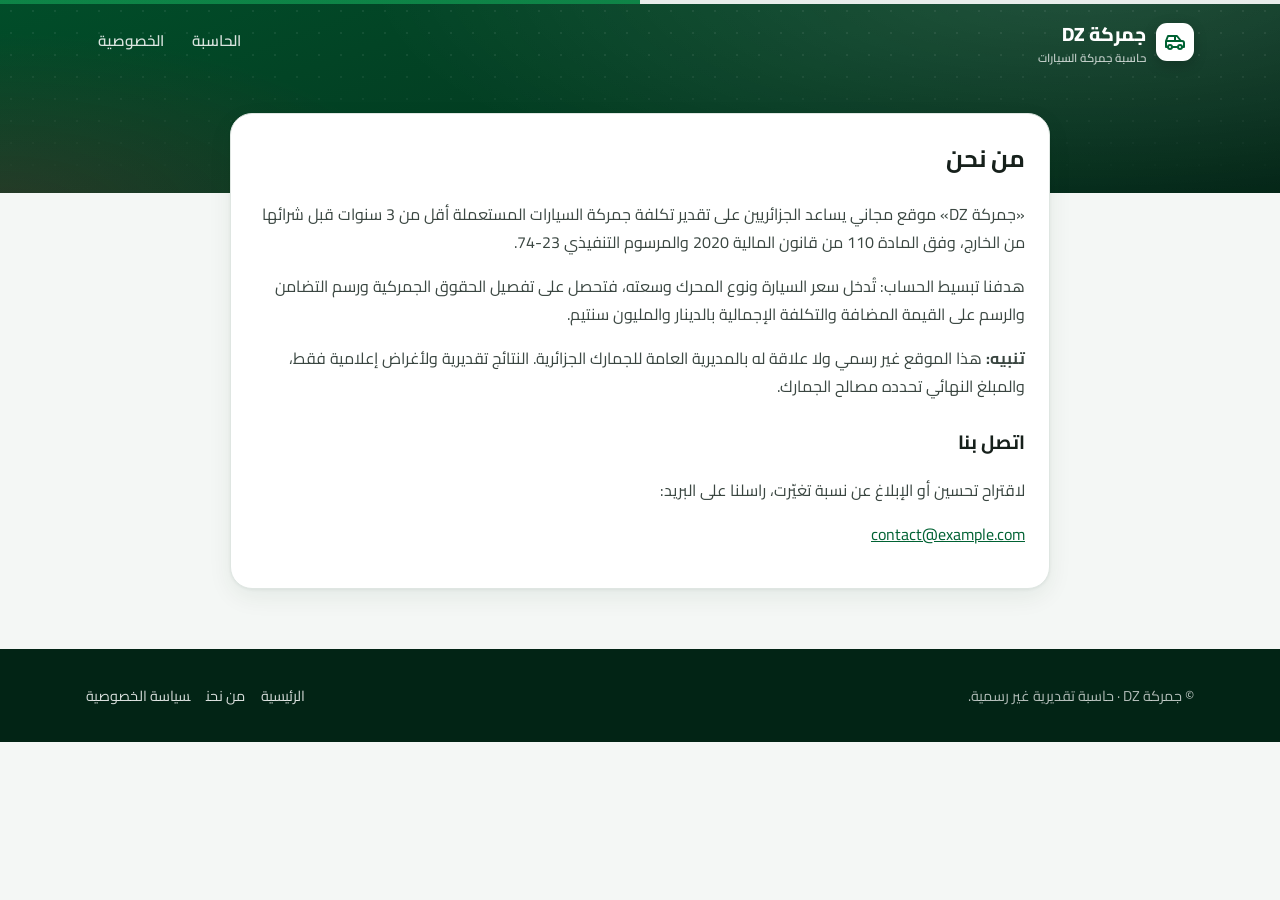
<file: about.html>
<!doctype html>
<html lang="ar" dir="rtl">
<head>
  <!-- Google tag (Google Analytics) -->
  <script async src="https://www.googletagmanager.com/gtm.js?id=GTM-K66MZVVH"></script>
  <script>
    window.dataLayer = window.dataLayer || [];
    function gtag(){dataLayer.push(arguments);}
    gtag('js', new Date());
  </script>
  <meta charset="utf-8">
  <meta name="viewport" content="width=device-width, initial-scale=1">
  <title>من نحن | حاسبة جمركة السيارات في الجزائر</title>
  <meta name="description" content="تعرّف على موقع جمركة DZ: حاسبة مجانية لتقدير جمركة السيارات المستوردة إلى الجزائر.">
  <link rel="canonical" href="https://mahiaoui-younes.github.io/algeria-car-customs-calculator/about.html">
  <meta name="theme-color" content="#006233">
  <link rel="icon" href="favicon.svg" type="image/svg+xml">
  <link rel="preconnect" href="https://fonts.googleapis.com">
  <link rel="preconnect" href="https://fonts.gstatic.com" crossorigin>
  <link href="https://fonts.googleapis.com/css2?family=Cairo:wght@400;600;700;800&display=swap" rel="stylesheet">
  <link rel="stylesheet" href="assets/style.css">
</head>
<body>
<div class="hero-wrap">
<header class="site-header">
  <div class="container">
    <a class="logo" href="./"><span class="logo-mark"><svg class="i" viewBox="0 0 24 24"><path d="M7 17m-2 0a2 2 0 1 0 4 0a2 2 0 1 0 -4 0"/><path d="M17 17m-2 0a2 2 0 1 0 4 0a2 2 0 1 0 -4 0"/><path d="M5 17h-2v-6l2 -5h9l4 5h1a2 2 0 0 1 2 2v4h-2m-4 0h-6m-6 -6h15m-6 0v-5"/></svg></span><span>جمركة DZ<small>حاسبة جمركة السيارات</small></span></a>
    <nav><a href="./">الحاسبة</a><a href="privacy.html">الخصوصية</a></nav>
  </div>
</header>
</div>

<main class="container">
  <section class="card content page-card">
    <h1>من نحن</h1>
    <p>«جمركة DZ» موقع مجاني يساعد الجزائريين على تقدير تكلفة جمركة السيارات المستعملة أقل من 3 سنوات قبل شرائها من الخارج، وفق المادة 110 من قانون المالية 2020 والمرسوم التنفيذي 23-74.</p>
    <p>هدفنا تبسيط الحساب: تُدخل سعر السيارة ونوع المحرك وسعته، فتحصل على تفصيل الحقوق الجمركية ورسم التضامن والرسم على القيمة المضافة والتكلفة الإجمالية بالدينار والمليون سنتيم.</p>
    <p><strong>تنبيه:</strong> هذا الموقع غير رسمي ولا علاقة له بالمديرية العامة للجمارك الجزائرية. النتائج تقديرية ولأغراض إعلامية فقط، والمبلغ النهائي تحدده مصالح الجمارك.</p>

    <h2 id="contact">اتصل بنا</h2>
    <p>لاقتراح تحسين أو الإبلاغ عن نسبة تغيّرت، راسلنا على البريد:</p>
    <p><a href="mailto:contact@example.com">contact@example.com</a></p>
  </section>
</main>

<footer class="site-footer">
  <div class="container">
    <p>© جمركة DZ · حاسبة تقديرية غير رسمية.</p>
    <p><a href="./">الرئيسية</a><a href="about.html">من نحن</a><a href="privacy.html">سياسة الخصوصية</a></p>
  </div>
</footer>
</body>
</html>
</file>
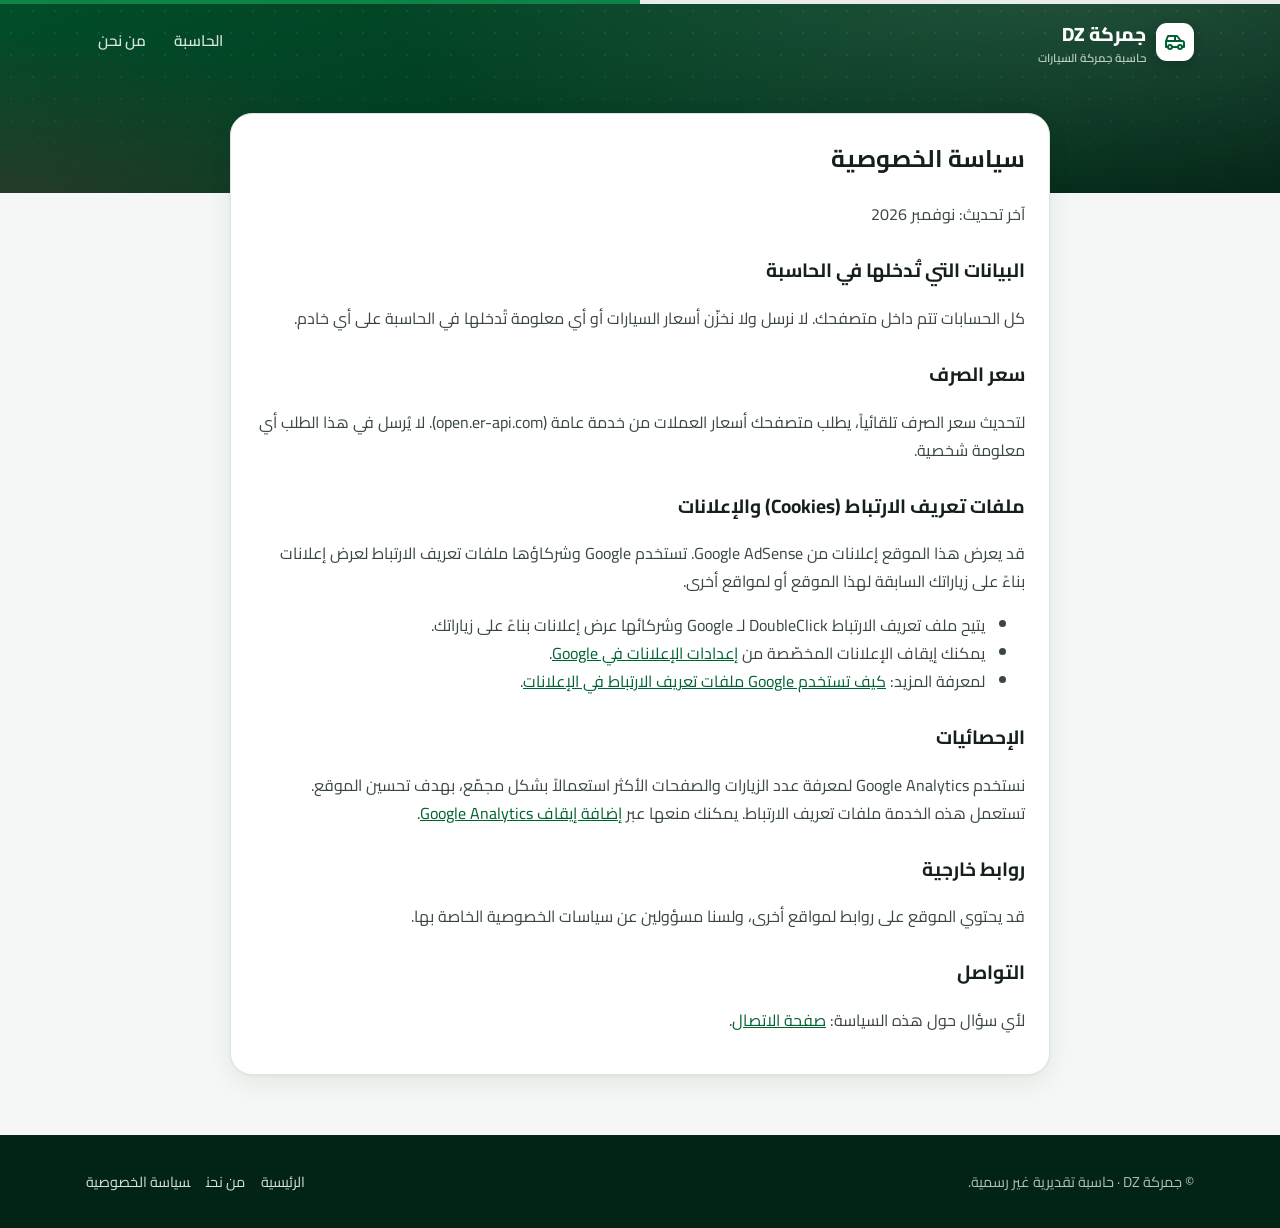
<file: privacy.html>
<!doctype html>
<html lang="ar" dir="rtl">
<head>
  <!-- Google tag (Google Analytics) -->
  <script async src="https://www.googletagmanager.com/gtm.js?id=GTM-K66MZVVH"></script>
  <script>
    window.dataLayer = window.dataLayer || [];
    function gtag(){dataLayer.push(arguments);}
    gtag('js', new Date());
  </script>
  <meta charset="utf-8">
  <meta name="viewport" content="width=device-width, initial-scale=1">
  <title>سياسة الخصوصية | حاسبة جمركة السيارات في الجزائر</title>
  <meta name="description" content="سياسة الخصوصية لموقع جمركة DZ: ملفات تعريف الارتباط، الإعلانات وبيانات الزوار.">
  <link rel="canonical" href="https://mahiaoui-younes.github.io/algeria-car-customs-calculator/privacy.html">
  <meta name="theme-color" content="#006233">
  <link rel="icon" href="favicon.svg" type="image/svg+xml">
  <link rel="preconnect" href="https://fonts.googleapis.com">
  <link rel="preconnect" href="https://fonts.gstatic.com" crossorigin>
  <link href="https://fonts.googleapis.com/css2?family=Cairo:wght@400;600;700;800&display=swap" rel="stylesheet">
  <link rel="stylesheet" href="assets/style.css">
</head>
<body>
<div class="hero-wrap">
<header class="site-header">
  <div class="container">
    <a class="logo" href="./"><span class="logo-mark"><svg class="i" viewBox="0 0 24 24"><path d="M7 17m-2 0a2 2 0 1 0 4 0a2 2 0 1 0 -4 0"/><path d="M17 17m-2 0a2 2 0 1 0 4 0a2 2 0 1 0 -4 0"/><path d="M5 17h-2v-6l2 -5h9l4 5h1a2 2 0 0 1 2 2v4h-2m-4 0h-6m-6 -6h15m-6 0v-5"/></svg></span><span>جمركة DZ<small>حاسبة جمركة السيارات</small></span></a>
    <nav><a href="./">الحاسبة</a><a href="about.html">من نحن</a></nav>
  </div>
</header>
</div>

<main class="container">
  <section class="card content page-card">
    <h1>سياسة الخصوصية</h1>
    <p>آخر تحديث: نوفمبر 2026</p>

    <h2>البيانات التي تُدخلها في الحاسبة</h2>
    <p>كل الحسابات تتم داخل متصفحك. لا نرسل ولا نخزّن أسعار السيارات أو أي معلومة تُدخلها في الحاسبة على أي خادم.</p>

    <h2>سعر الصرف</h2>
    <p>لتحديث سعر الصرف تلقائياً، يطلب متصفحك أسعار العملات من خدمة عامة (open.er-api.com). لا يُرسل في هذا الطلب أي معلومة شخصية.</p>

    <h2>ملفات تعريف الارتباط (Cookies) والإعلانات</h2>
    <p>قد يعرض هذا الموقع إعلانات من Google AdSense. تستخدم Google وشركاؤها ملفات تعريف الارتباط لعرض إعلانات بناءً على زياراتك السابقة لهذا الموقع أو لمواقع أخرى.</p>
    <ul>
      <li>يتيح ملف تعريف الارتباط DoubleClick لـ Google وشركائها عرض إعلانات بناءً على زياراتك.</li>
      <li>يمكنك إيقاف الإعلانات المخصّصة من <a href="https://www.google.com/settings/ads" rel="nofollow noopener" target="_blank">إعدادات الإعلانات في Google</a>.</li>
      <li>لمعرفة المزيد: <a href="https://policies.google.com/technologies/ads" rel="nofollow noopener" target="_blank">كيف تستخدم Google ملفات تعريف الارتباط في الإعلانات</a>.</li>
    </ul>

    <h2>الإحصائيات</h2>
    <p>نستخدم Google Analytics لمعرفة عدد الزيارات والصفحات الأكثر استعمالاً بشكل مجمّع، بهدف تحسين الموقع. تستعمل هذه الخدمة ملفات تعريف الارتباط. يمكنك منعها عبر <a href="https://tools.google.com/dlpage/gaoptout" rel="nofollow noopener" target="_blank">إضافة إيقاف Google Analytics</a>.</p>

    <h2>روابط خارجية</h2>
    <p>قد يحتوي الموقع على روابط لمواقع أخرى، ولسنا مسؤولين عن سياسات الخصوصية الخاصة بها.</p>

    <h2>التواصل</h2>
    <p>لأي سؤال حول هذه السياسة: <a href="about.html#contact">صفحة الاتصال</a>.</p>
  </section>
</main>

<footer class="site-footer">
  <div class="container">
    <p>© جمركة DZ · حاسبة تقديرية غير رسمية.</p>
    <p><a href="./">الرئيسية</a><a href="about.html">من نحن</a><a href="privacy.html">سياسة الخصوصية</a></p>
  </div>
</footer>
</body>
</html>
</file>
<file: assets/style.css>
/* ==========================================================
   جمركة DZ - نظام الألوان
   Primary: أخضر العلم (ramp) · Neutrals: رمادي مائل للأخضر · Accent: أحمر العلم (قليلاً)
   ========================================================== */
:root {
  --g-50: #ecf7f0;
  --g-100: #d3eedd;
  --g-200: #a8dcbc;
  --g-500: #0f8a4a;
  --g-600: #00733c;
  --g-700: #006233;
  --g-800: #014d29;
  --g-900: #033b21;
  --g-950: #022415;
  --red: #d21034;

  --bg: #f4f7f5;
  --surface: #ffffff;
  --surface-2: #f6f8f7;
  --border: #dfe6e2;
  --border-strong: #c5d0ca;
  --text: #16201b;
  --text-2: #3a4641;
  --muted: #61716a;
  --primary: var(--g-700);
  --primary-hover: var(--g-800);
  --primary-soft: var(--g-50);
  --primary-text: var(--g-700);
  --ring: rgba(0, 115, 60, .18);

  --warn-bg: #fff7e6;
  --warn-border: #f5c46b;
  --warn-text: #6b4200;
  --danger-bg: #fdecef;
  --danger-border: #f2a3b2;
  --danger-text: #8a0d24;

  --radius-sm: 10px;
  --radius: 16px;
  --radius-lg: 22px;
  --shadow-sm: 0 1px 2px rgba(3, 59, 33, .06);
  --shadow: 0 1px 3px rgba(3, 59, 33, .06), 0 8px 24px rgba(3, 59, 33, .07);
  --shadow-lg: 0 2px 6px rgba(3, 59, 33, .06), 0 20px 50px rgba(3, 59, 33, .12);
}

@media (prefers-color-scheme: dark) {
  :root {
    --bg: #0c1210;
    --surface: #131b17;
    --surface-2: #18231e;
    --border: #24322b;
    --border-strong: #33443b;
    --text: #e8efeb;
    --text-2: #c4d0ca;
    --muted: #93a59c;
    --primary: #1f9a58;
    --primary-hover: #26ad64;
    --primary-soft: #13291e;
    --primary-text: #5fd394;
    --ring: rgba(95, 211, 148, .22);

    --warn-bg: #2a2111;
    --warn-border: #7a5a1d;
    --warn-text: #f3cf8a;
    --danger-bg: #2c1218;
    --danger-border: #7a2a3a;
    --danger-text: #f5a9b8;

    --shadow-sm: none;
    --shadow: 0 0 0 1px rgba(255, 255, 255, .02);
    --shadow-lg: 0 12px 40px rgba(0, 0, 0, .45);
  }
}

* { box-sizing: border-box; }
html { scroll-behavior: smooth; -webkit-text-size-adjust: 100%; }

body {
  margin: 0;
  font-family: 'Cairo', 'Segoe UI', Tahoma, sans-serif;
  background: var(--bg);
  color: var(--text);
  line-height: 1.75;
  font-size: 16px;
  -webkit-font-smoothing: antialiased;
}

a { color: var(--primary-text); }
svg.i { width: 20px; height: 20px; fill: none; stroke: currentColor; stroke-width: 2; stroke-linecap: round; stroke-linejoin: round; flex-shrink: 0; }

.container { max-width: 1140px; margin: 0 auto; padding: 0 16px; }

/* ---------- Header + Hero ---------- */
.hero-wrap {
  position: relative;
  color: #fff;
  background:
    radial-gradient(1200px 400px at 85% -10%, rgba(255, 255, 255, .12), transparent 60%),
    radial-gradient(700px 300px at 0% 110%, rgba(210, 16, 52, .18), transparent 60%),
    linear-gradient(160deg, var(--g-800) 0%, var(--g-900) 55%, var(--g-950) 100%);
  padding-bottom: 110px;
  overflow: hidden;
}
.hero-wrap::before {
  content: '';
  position: absolute; inset: 0;
  background-image: radial-gradient(rgba(255, 255, 255, .07) 1px, transparent 1px);
  background-size: 22px 22px;
  mask-image: linear-gradient(to bottom, #000 30%, transparent 100%);
  pointer-events: none;
}
.hero-wrap::after {
  content: '';
  position: absolute; left: 0; right: 0; top: 0; height: 4px;
  background: linear-gradient(90deg, var(--g-500) 0 50%, #fff 50% 100%);
  opacity: .9;
}

.site-header { position: relative; z-index: 2; }
.site-header .container {
  display: flex; align-items: center; justify-content: space-between;
  gap: 12px; padding-top: 18px; padding-bottom: 18px;
}
.logo { color: #fff; text-decoration: none; font-weight: 800; font-size: 1.2rem; display: flex; align-items: center; gap: 10px; }
.logo-mark {
  width: 38px; height: 38px; border-radius: 11px; background: #fff;
  display: grid; place-items: center; color: var(--g-700);
  box-shadow: 0 4px 14px rgba(0, 0, 0, .2);
}
.logo-mark svg.i { width: 24px; height: 24px; }
.logo small { display: block; font-size: .72rem; font-weight: 600; opacity: .75; line-height: 1.2; }
.site-header nav { display: flex; gap: 4px; }
.site-header nav a {
  color: rgba(255, 255, 255, .85); text-decoration: none; font-size: .95rem; font-weight: 600;
  padding: 6px 12px; border-radius: 999px; transition: background .15s;
}
.site-header nav a:hover { background: rgba(255, 255, 255, .12); color: #fff; }
@media (max-width: 720px) { .site-header nav { display: none; } }

.hero { position: relative; z-index: 1; text-align: center; padding: 26px 0 0; }
.kicker {
  display: inline-flex; align-items: center; gap: 8px;
  font-size: .85rem; font-weight: 700;
  background: rgba(255, 255, 255, .12); border: 1px solid rgba(255, 255, 255, .2);
  padding: 5px 14px; border-radius: 999px; margin-bottom: 18px;
}
.kicker .dot { width: 8px; height: 8px; border-radius: 50%; background: #5fe39a; box-shadow: 0 0 0 4px rgba(95, 227, 154, .25); }
.hero h1 { font-size: clamp(1.85rem, 5.2vw, 3.1rem); margin: 0 0 12px; line-height: 1.3; font-weight: 800; letter-spacing: -.01em; }
.hero h1 .hl { color: #7ff0b0; }
.hero p.lead { color: rgba(255, 255, 255, .82); margin: 0 auto; max-width: 660px; font-size: 1.08rem; }
.badges { display: flex; justify-content: center; flex-wrap: wrap; gap: 8px 18px; margin-top: 20px; font-size: .92rem; color: rgba(255, 255, 255, .9); }
.badges span { display: inline-flex; align-items: center; gap: 6px; }
.badges svg.i { width: 18px; height: 18px; color: #7ff0b0; }

/* ---------- Layout ---------- */
.calc-layout {
  position: relative; z-index: 3;
  margin-top: -80px;
  display: grid; grid-template-columns: minmax(0, 1.4fr) minmax(0, 1fr); gap: 20px; align-items: start;
}
@media (max-width: 960px) { .calc-layout { grid-template-columns: 1fr; } }

.card {
  background: var(--surface);
  border: 1px solid var(--border);
  border-radius: var(--radius-lg);
  box-shadow: var(--shadow);
  padding: 24px;
}
.calc-card { box-shadow: var(--shadow-lg); }
@media (max-width: 520px) { .card { padding: 18px; border-radius: var(--radius); } }

.section { margin: 56px 0; }
.section-head { text-align: center; margin-bottom: 26px; }
.section-head .eyebrow { color: var(--primary-text); font-weight: 700; font-size: .9rem; margin-bottom: 6px; display: block; }
.section-head h2 { margin: 0 0 8px; font-size: clamp(1.4rem, 3.4vw, 1.9rem); line-height: 1.35; }
.section-head p { margin: 0 auto; color: var(--muted); max-width: 640px; }

/* ---------- Form ---------- */
.step-title { display: flex; align-items: center; gap: 10px; margin: 0 0 14px; font-size: 1.08rem; font-weight: 800; }
.step-num {
  width: 28px; height: 28px; border-radius: 50%;
  background: var(--primary-soft); color: var(--primary-text);
  display: grid; place-items: center; font-size: .9rem; font-weight: 800;
}
.form-step + .form-step { border-top: 1px solid var(--border); margin-top: 22px; padding-top: 22px; }

.grid { display: grid; grid-template-columns: 1fr 1fr; gap: 14px; }
.grid .full { grid-column: 1 / -1; }
@media (max-width: 560px) { .grid { grid-template-columns: 1fr; } }

.field label.lbl { display: flex; align-items: center; justify-content: space-between; gap: 8px; font-weight: 700; font-size: .93rem; margin-bottom: 6px; color: var(--text-2); }
.field small { color: var(--muted); font-size: .82rem; display: block; margin-top: 4px; line-height: 1.5; }
.input-wrap { position: relative; }
.input-wrap .unit {
  position: absolute; inset-inline-end: 14px; top: 50%; transform: translateY(-50%);
  color: var(--muted); font-size: .9rem; font-weight: 600; pointer-events: none;
}

input[type="number"], input[type="month"], input[type="text"], select {
  width: 100%;
  font: inherit; font-weight: 600;
  padding: 11px 14px;
  border: 1.5px solid var(--border);
  border-radius: var(--radius-sm);
  background: var(--surface-2);
  color: var(--text);
  min-height: 50px;
  transition: border-color .15s, box-shadow .15s, background .15s;
}
input:hover, select:hover { border-color: var(--border-strong); }
input:focus, select:focus { outline: none; border-color: var(--primary); background: var(--surface); box-shadow: 0 0 0 4px var(--ring); }
input[type="number"] { direction: ltr; text-align: right; padding-inline-end: 52px; }
input[type="number"]::-webkit-inner-spin-button { -webkit-appearance: none; }
input::placeholder { color: var(--muted); opacity: .7; font-weight: 500; }
@media (prefers-color-scheme: dark) { input[type="month"] { color-scheme: dark; } }

/* Segmented control */
.seg { display: grid; grid-auto-flow: column; grid-auto-columns: 1fr; gap: 6px; background: var(--surface-2); border: 1.5px solid var(--border); border-radius: 12px; padding: 4px; }
.seg.wrap4 { grid-auto-flow: row; grid-template-columns: repeat(4, 1fr); }
@media (max-width: 560px) { .seg.wrap4 { grid-template-columns: repeat(2, 1fr); } }
.seg label { position: relative; cursor: pointer; }
.seg input { position: absolute; opacity: 0; pointer-events: none; }
.seg span {
  display: flex; align-items: center; justify-content: center; gap: 6px;
  min-height: 42px; padding: 6px 8px; border-radius: 9px;
  font-weight: 700; font-size: .92rem; color: var(--muted);
  transition: background .15s, color .15s, box-shadow .15s;
  text-align: center; line-height: 1.3;
}
.seg span svg.i { width: 18px; height: 18px; }
.seg label:hover span { color: var(--text); }
.seg input:checked + span { background: var(--surface); color: var(--primary-text); box-shadow: 0 1px 3px rgba(0, 0, 0, .12), 0 0 0 1px var(--border); }
.seg input:focus-visible + span { box-shadow: 0 0 0 3px var(--ring); }
.seg input[value="diesel"]:checked + span { color: var(--danger-text); }

/* Switch */
.switch { display: flex; align-items: center; gap: 10px; cursor: pointer; font-weight: 600; font-size: .92rem; color: var(--text-2); }
.switch input { position: absolute; opacity: 0; }
.switch .track { width: 42px; height: 24px; border-radius: 999px; background: var(--border-strong); position: relative; transition: background .15s; flex-shrink: 0; }
.switch .track::after { content: ''; position: absolute; top: 3px; inset-inline-start: 3px; width: 18px; height: 18px; border-radius: 50%; background: #fff; transition: transform .15s; box-shadow: 0 1px 2px rgba(0, 0, 0, .2); }
.switch input:checked + .track { background: var(--primary); }
.switch input:checked + .track::after { transform: translateX(-18px); }
.switch input:focus-visible + .track { box-shadow: 0 0 0 3px var(--ring); }

.rate-status { font-size: .74rem; font-weight: 700; color: var(--primary-text); background: var(--primary-soft); padding: 1px 8px; border-radius: 999px; white-space: nowrap; }

details.adv { margin-top: 22px; border: 1px dashed var(--border-strong); border-radius: 12px; padding: 12px 14px; }
details.adv summary { cursor: pointer; font-weight: 700; color: var(--primary-text); display: flex; align-items: center; gap: 8px; list-style: none; }
details.adv summary::-webkit-details-marker { display: none; }
details.adv .grid { margin-top: 14px; grid-template-columns: repeat(3, 1fr); }
details.adv .field label { font-size: .82rem; font-weight: 700; color: var(--text-2); display: block; margin-bottom: 4px; }
details.adv input { min-height: 42px; padding: 8px 10px; }
@media (max-width: 560px) { details.adv .grid { grid-template-columns: 1fr 1fr; } }

/* Buttons */
.btn {
  display: inline-flex; align-items: center; justify-content: center; gap: 8px;
  font: inherit; font-weight: 700; cursor: pointer;
  border: none; border-radius: 12px; padding: 12px 18px; min-height: 48px;
  background: var(--primary); color: #fff; text-decoration: none;
  transition: background .15s, transform .05s, box-shadow .15s;
}
.btn:hover { background: var(--primary-hover); }
.btn:active { transform: translateY(1px); }
.btn:focus-visible { outline: none; box-shadow: 0 0 0 4px var(--ring); }
.btn-block { width: 100%; margin-top: 22px; font-size: 1.08rem; min-height: 54px; box-shadow: 0 6px 18px rgba(0, 98, 51, .28); }
.btn-ghost { background: var(--surface-2); color: var(--text); border: 1px solid var(--border); }
.btn-ghost:hover { background: var(--primary-soft); color: var(--primary-text); }
.btn-wa { background: #1fa855; }
.btn-wa:hover { background: #178a45; }
.btn-fb { background: #1877f2; }
.btn-fb:hover { background: #0f63d0; }
.btn-sm { padding: 7px 12px; min-height: 38px; font-size: .88rem; border-radius: 10px; }

.alert { display: flex; gap: 10px; align-items: flex-start; border-radius: 12px; padding: 12px 14px; margin: 16px 0 0; font-size: .93rem; font-weight: 600; line-height: 1.6; }
.alert svg.i { margin-top: 2px; }
.alert.warn { background: var(--warn-bg); border: 1px solid var(--warn-border); color: var(--warn-text); }
.alert.danger { background: var(--danger-bg); border: 1px solid var(--danger-border); color: var(--danger-text); }

/* ---------- Result panel ---------- */
.result-panel { position: sticky; top: 16px; padding: 0; overflow: hidden; }
.result-head {
  background: linear-gradient(150deg, var(--g-700), var(--g-900));
  color: #fff; padding: 22px 24px 20px; position: relative;
}
.result-head::after { content: ''; position: absolute; left: 0; right: 0; bottom: 0; height: 3px; background: var(--red); opacity: .9; }
.result-head .label { font-size: .92rem; opacity: .85; font-weight: 600; }
.result-head .big { font-size: clamp(2rem, 6vw, 2.6rem); font-weight: 800; line-height: 1.2; margin: 2px 0; font-variant-numeric: tabular-nums; }
.result-head .big small { font-size: .5em; font-weight: 700; opacity: .9; }
.result-head .sub { font-size: .98rem; opacity: .9; font-variant-numeric: tabular-nums; }
.result-head .rate-pill { display: inline-block; margin-top: 10px; background: rgba(255, 255, 255, .14); border-radius: 999px; padding: 2px 12px; font-size: .82rem; font-weight: 700; }

.result-body { padding: 18px 24px 22px; }
.total-box { display: flex; justify-content: space-between; align-items: center; gap: 10px; background: var(--primary-soft); border-radius: 14px; padding: 14px 16px; }
.total-box .label { font-weight: 700; color: var(--text-2); font-size: .92rem; }
.total-box .val { text-align: left; font-weight: 800; color: var(--primary-text); font-size: 1.3rem; line-height: 1.2; font-variant-numeric: tabular-nums; }
.total-box .val small { display: block; font-size: .78rem; font-weight: 600; color: var(--muted); }

.bar { display: flex; height: 10px; border-radius: 999px; overflow: hidden; margin: 18px 0 8px; background: var(--surface-2); }
.bar i { display: block; height: 100%; transition: width .4s ease; }
.legend { display: flex; flex-wrap: wrap; gap: 4px 14px; font-size: .8rem; color: var(--muted); font-weight: 600; }
.legend span { display: inline-flex; align-items: center; gap: 6px; }
.legend b { width: 10px; height: 10px; border-radius: 3px; display: inline-block; }
.c-car { background: #94a3a0; }
.c-dd { background: #0f8a4a; }
.c-tcs { background: #e0a526; }
.c-tva { background: #2f6fd6; }
.c-fees { background: #b04a8a; }

table.breakdown { width: 100%; border-collapse: collapse; margin-top: 14px; font-size: .9rem; }
table.breakdown td { padding: 8px 0; border-bottom: 1px solid var(--border); vertical-align: top; color: var(--text-2); }
table.breakdown td:last-child { text-align: left; white-space: nowrap; font-weight: 700; color: var(--text); font-variant-numeric: tabular-nums; padding-inline-start: 10px; }
table.breakdown tr.minus td:last-child { color: var(--primary-text); }
table.breakdown tr.strong td { font-weight: 800; color: var(--text); border-bottom: none; }

.share { display: grid; grid-template-columns: 1fr 1fr; gap: 8px; margin-top: 16px; }
.share .btn-ghost { grid-column: 1 / -1; }
.disclaimer { color: var(--muted); font-size: .8rem; margin: 14px 0 0; line-height: 1.6; }

.empty-state { text-align: center; padding: 34px 24px; color: var(--muted); }
.empty-state .ico { width: 64px; height: 64px; border-radius: 18px; background: var(--primary-soft); color: var(--primary-text); display: grid; place-items: center; margin: 0 auto 12px; }
.empty-state .ico svg.i { width: 32px; height: 32px; }
.empty-state strong { display: block; color: var(--text); font-size: 1.05rem; margin-bottom: 4px; }

/* Mobile sticky bar */
.mobile-bar {
  position: fixed; left: 12px; right: 12px; bottom: 12px; z-index: 50;
  display: none; align-items: center; justify-content: space-between; gap: 10px;
  background: var(--g-900); color: #fff; border-radius: 16px; padding: 10px 12px 10px 10px;
  box-shadow: 0 10px 30px rgba(0, 0, 0, .3);
  transform: translateY(140%); transition: transform .25s ease;
}
.mobile-bar.show { transform: none; }
.mobile-bar .lbl { font-size: .78rem; opacity: .8; display: block; line-height: 1.2; }
.mobile-bar .v { font-weight: 800; font-size: 1.1rem; line-height: 1.3; }
.mobile-bar .btn { background: #fff; color: var(--g-800); min-height: 40px; padding: 6px 14px; }
@media (max-width: 960px) { .mobile-bar { display: flex; } }

/* ---------- Ads ---------- */
.ad-slot {
  min-height: 100px; margin: 36px 0;
  display: flex; align-items: center; justify-content: center;
  border: 1px dashed var(--border-strong); border-radius: var(--radius);
  color: var(--muted); font-size: .8rem; overflow: hidden; background: var(--surface);
}
.ad-slot:empty::before { content: 'مساحة إعلانية'; }

/* ---------- Examples ---------- */
.chips { display: flex; justify-content: center; flex-wrap: wrap; gap: 8px; margin-bottom: 22px; }
.chip {
  font: inherit; font-weight: 700; font-size: .9rem; cursor: pointer;
  border: 1.5px solid var(--border); background: var(--surface); color: var(--text-2);
  padding: 6px 16px; border-radius: 999px; min-height: 40px; transition: all .15s;
}
.chip:hover { border-color: var(--primary); color: var(--primary-text); }
.chip.active { background: var(--primary); border-color: var(--primary); color: #fff; }

.examples { display: grid; grid-template-columns: repeat(3, 1fr); gap: 16px; }
@media (max-width: 960px) { .examples { grid-template-columns: repeat(2, 1fr); } }
@media (max-width: 600px) { .examples { grid-template-columns: 1fr; } }

.ex {
  background: var(--surface); border: 1px solid var(--border); border-radius: var(--radius);
  padding: 18px; display: flex; flex-direction: column; gap: 12px;
  box-shadow: var(--shadow-sm); transition: transform .15s, box-shadow .15s, border-color .15s;
}
.ex:hover { transform: translateY(-3px); box-shadow: var(--shadow-lg); border-color: var(--g-200); }
@media (prefers-color-scheme: dark) { .ex:hover { border-color: var(--border-strong); } }
.ex-top { display: flex; align-items: center; gap: 12px; }
.brand {
  width: 46px; height: 46px; border-radius: 13px; flex-shrink: 0;
  display: grid; place-items: center; color: #fff; font-weight: 800; font-size: .95rem; letter-spacing: .02em;
  direction: ltr;
}
.brand.lg { font-size: .66rem; }
.brand.xl { font-size: .54rem; letter-spacing: 0; }
.ex h3 { margin: 0; font-size: 1.08rem; line-height: 1.35; direction: ltr; text-align: right; }
.ex .meta { color: var(--muted); font-size: .84rem; font-weight: 600; }
.tags { display: flex; flex-wrap: wrap; gap: 6px; }
.tag { font-size: .78rem; font-weight: 700; padding: 2px 10px; border-radius: 999px; background: var(--surface-2); color: var(--text-2); border: 1px solid var(--border); display: inline-flex; align-items: center; gap: 4px; }
.tag svg.i { width: 14px; height: 14px; }
.tag.petrol { background: #fff4e0; color: #7a4a00; border-color: #f2d49b; }
.tag.hybrid { background: #e3f6ec; color: #0c5f33; border-color: #b4e2c8; }
.tag.electric { background: #e5efff; color: #1d4fa6; border-color: #bcd2f7; }
@media (prefers-color-scheme: dark) {
  .tag.petrol { background: #2c2210; color: #f2cc85; border-color: #5c4519; }
  .tag.hybrid { background: #10291c; color: #7fdcaa; border-color: #1f5236; }
  .tag.electric { background: #121f38; color: #9dbef5; border-color: #23406e; }
}
.ex-nums { display: grid; grid-template-columns: 1fr 1fr; gap: 8px; }
.ex-nums div { background: var(--surface-2); border-radius: 10px; padding: 8px 10px; }
.ex-nums span { display: block; font-size: .76rem; color: var(--muted); font-weight: 600; }
.ex-nums strong { font-size: 1rem; font-variant-numeric: tabular-nums; }
.ex-nums .hl { background: var(--primary-soft); }
.ex-nums .hl strong { color: var(--primary-text); }
.ex .btn { margin-top: auto; }
.ex-note { text-align: center; color: var(--muted); font-size: .85rem; margin-top: 18px; }

/* ---------- Content ---------- */
.steps { display: grid; grid-template-columns: repeat(5, 1fr); gap: 12px; counter-reset: s; }
@media (max-width: 960px) { .steps { grid-template-columns: repeat(2, 1fr); } }
@media (max-width: 520px) { .steps { grid-template-columns: 1fr; } }
.steps li { list-style: none; background: var(--surface); border: 1px solid var(--border); border-radius: var(--radius); padding: 16px; position: relative; counter-increment: s; }
.steps li::before {
  content: counter(s); width: 32px; height: 32px; border-radius: 10px; display: grid; place-items: center;
  background: var(--primary); color: #fff; font-weight: 800; margin-bottom: 8px;
}
.steps li strong { display: block; margin-bottom: 4px; }
.steps li p { margin: 0; color: var(--muted); font-size: .92rem; line-height: 1.6; }
ol.steps { padding: 0; margin: 0; }

.two-col { display: grid; grid-template-columns: 1fr 1fr; gap: 20px; margin-top: 20px; }
@media (max-width: 860px) { .two-col { grid-template-columns: 1fr; } }

.content h3 { font-size: 1.12rem; margin: 0 0 10px; }
.content p, .content li { color: var(--text-2); }
.table-scroll { overflow-x: auto; }
.rates { width: 100%; border-collapse: separate; border-spacing: 0; font-size: .92rem; }
.rates th, .rates td { padding: 10px 12px; text-align: right; border-bottom: 1px solid var(--border); }
.rates th { background: var(--surface-2); font-weight: 700; color: var(--text-2); font-size: .85rem; }
.rates th:first-child { border-start-start-radius: 10px; }
.rates th:last-child { border-start-end-radius: 10px; }
.rates td strong { color: var(--primary-text); }
.rates tr.no td { color: var(--danger-text); font-weight: 700; }

.checklist { list-style: none; padding: 0; margin: 0; }
.checklist li { display: flex; gap: 10px; align-items: flex-start; padding: 7px 0; }
.checklist li svg.i { color: var(--primary-text); margin-top: 4px; }

.example-calc { background: var(--surface-2); border-radius: 12px; padding: 4px 16px; margin: 0; }
.example-calc div { display: flex; justify-content: space-between; gap: 10px; padding: 8px 0; border-bottom: 1px dashed var(--border); font-size: .93rem; }
.example-calc div:last-child { border-bottom: none; font-weight: 800; color: var(--primary-text); }
.example-calc span:last-child { font-variant-numeric: tabular-nums; white-space: nowrap; font-weight: 700; }

.faq { max-width: 820px; margin: 0 auto; }
.faq details { background: var(--surface); border: 1px solid var(--border); border-radius: 14px; margin-bottom: 10px; transition: border-color .15s; }
.faq details[open] { border-color: var(--g-200); }
@media (prefers-color-scheme: dark) { .faq details[open] { border-color: var(--border-strong); } }
.faq summary { cursor: pointer; font-weight: 700; padding: 16px 18px; list-style: none; display: flex; justify-content: space-between; align-items: center; gap: 12px; }
.faq summary::-webkit-details-marker { display: none; }
.faq summary::after { content: '+'; font-size: 1.4rem; line-height: 1; color: var(--primary-text); transition: transform .2s; flex-shrink: 0; }
.faq details[open] summary::after { transform: rotate(45deg); }
.faq details p { margin: 0; padding: 0 18px 16px; color: var(--muted); }

.fr { direction: ltr; text-align: left; }
.fr h2 { font-size: 1.2rem; margin-top: 0; }

/* ---------- Footer ---------- */
.site-footer { background: var(--g-950); color: rgba(255, 255, 255, .7); font-size: .9rem; padding: 34px 0 90px; margin-top: 60px; }
.site-footer .container { display: flex; justify-content: space-between; align-items: center; flex-wrap: wrap; gap: 14px; }
.site-footer a { color: rgba(255, 255, 255, .85); text-decoration: none; margin-inline-start: 16px; }
.site-footer a:hover { color: #fff; text-decoration: underline; }
.site-footer p { margin: 0; }
@media (min-width: 961px) { .site-footer { padding-bottom: 34px; } }

/* Simple pages */
.page-card { margin-top: -80px; position: relative; z-index: 3; max-width: 820px; margin-inline: auto; }
.page-card h1 { margin-top: 0; }
.page-card h2 { font-size: 1.2rem; margin-top: 26px; }
</file>
